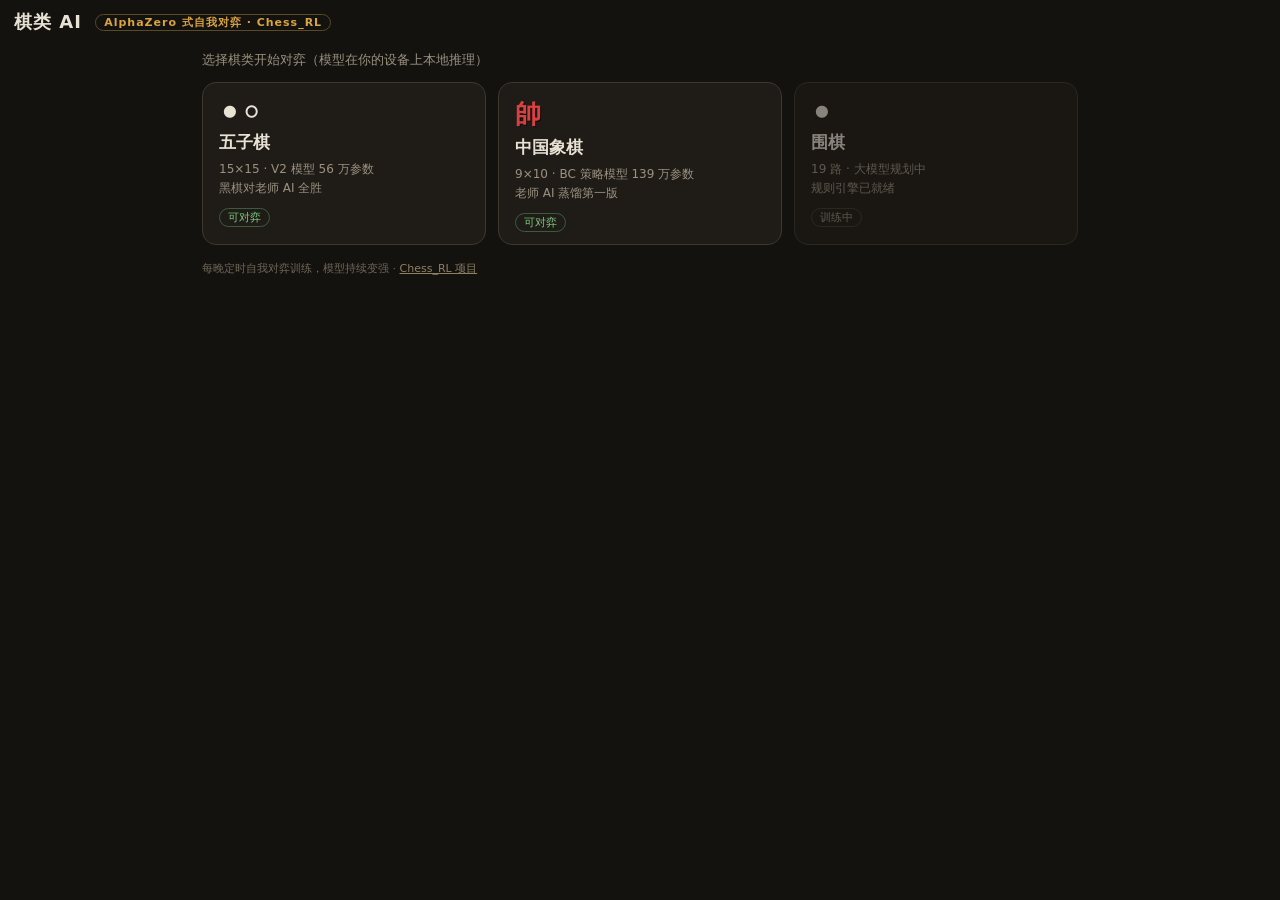
<file: gomoku/mobile-app/index.html>
<!DOCTYPE html>
<html lang="zh-CN">
<head>
<meta charset="utf-8">
<meta name="viewport" content="width=device-width, initial-scale=1">
<meta name="theme-color" content="#1c1a17">
<title>棋类 AI · Chess_RL</title>
<link rel="manifest" href="manifest.webmanifest">
<link rel="icon" href="icons/icon-192.png">
<link rel="apple-touch-icon" href="icons/icon-192.png">
<link rel="stylesheet" href="style.css">
</head>
<body>
<header>
  <h1>棋类 AI <span class="badge">AlphaZero 式自我对弈 · Chess_RL</span></h1>
</header>
<main>
  <p class="hint">选择棋类开始对弈（模型在你的设备上本地推理）</p>
  <div class="cards">
    <a class="card" href="gomoku.html">
      <div class="card-icon gomoku-icon">⚫⚪</div>
      <h2>五子棋</h2>
      <p>15×15 · V2 模型 56 万参数<br>黑棋对老师 AI 全胜</p>
      <span class="playable">可对弈</span>
    </a>
    <a class="card" href="xiangqi.html">
      <div class="card-icon xiangqi-icon">帥</div>
      <h2>中国象棋</h2>
      <p>9×10 · BC 策略模型 139 万参数<br>老师 AI 蒸馏第一版</p>
      <span class="playable">可对弈</span>
    </a>
    <a class="card disabled" href="go.html">
      <div class="card-icon go-icon">⚫</div>
      <h2>围棋</h2>
      <p>19 路 · 大模型规划中<br>规则引擎已就绪</p>
      <span class="soon">训练中</span>
    </a>
  </div>
  <footer>
    每晚定时自我对弈训练，模型持续变强 ·
    <a href="https://github.com/doge-ac-cn/Chess_RL" target="_blank" rel="noopener">Chess_RL 项目</a>
  </footer>
</main>
</body>
</html>
</file>
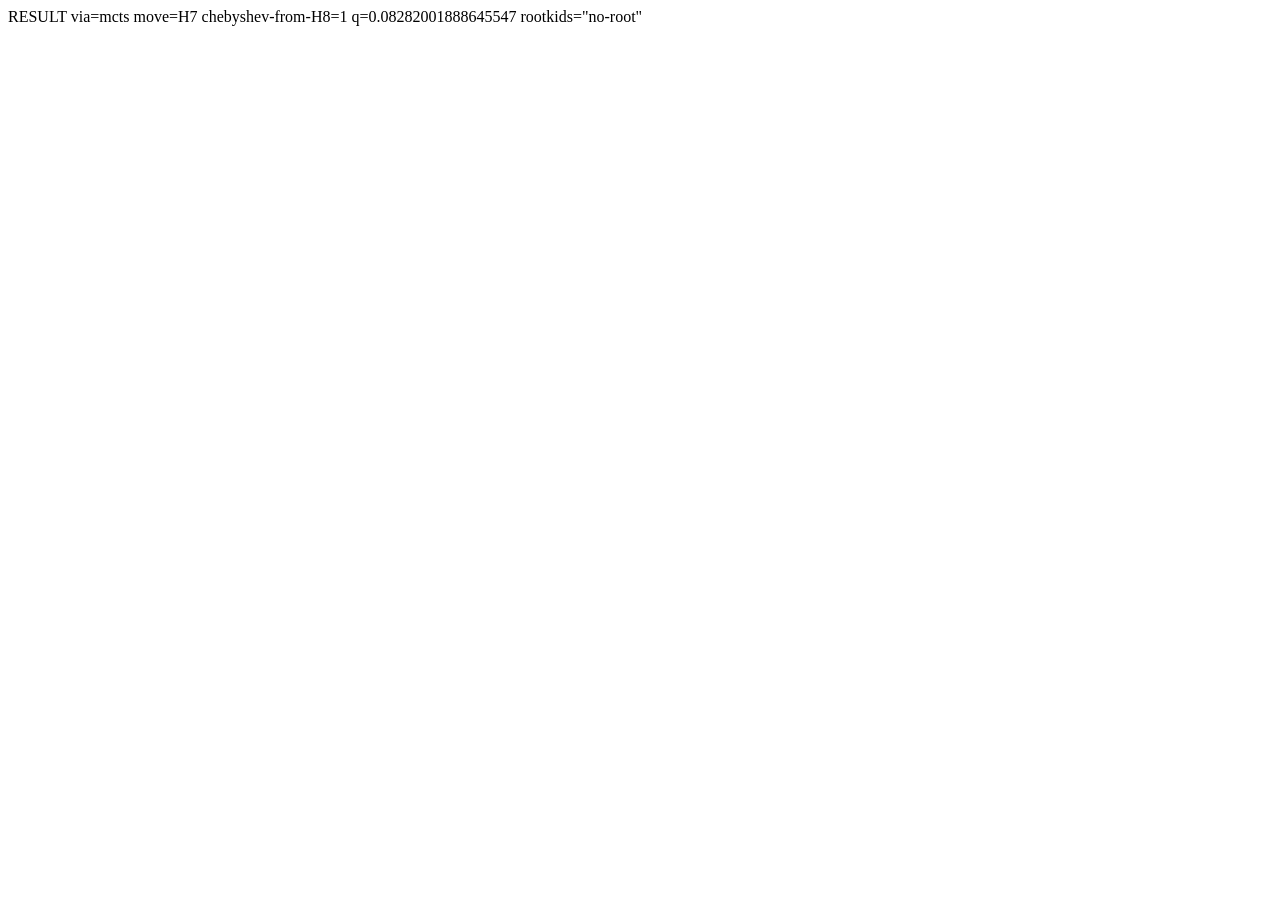
<file: gomoku/mobile-app/dbg-book.html>
<!DOCTYPE html><html><head><meta charset="utf-8"></head><body>running...
<script src="vendor/ort.min.js?v=1789877639"></script>
<script src="engine.js?v=1789877639"></script>
<script src="ai.js?v2=1789877639"></script>
<script>
ort.env.wasm.numThreads = 1;
ort.env.wasm.wasmPaths = "vendor/";
(async () => {
  await initSession("models/gomoku_policy_value.onnx?v=1789877639");
  const b = newBoard();
  play(b, 7, 7);   // black H8, white to move
  const res = await chooseMove(b, 64, null);
  const kids = res.root && res.root.children
    ? [...res.root.children.keys()].map(m => String.fromCharCode(65 + (m % 15)) + (((m / 15) | 0) + 1))
    : "no-root";
  const mv = res.move;
  const name = String.fromCharCode(65 + (mv % 15)) + (((mv / 15) | 0) + 1);
  const dist = Math.max(Math.abs(((mv / 15) | 0) - 7), Math.abs((mv % 15) - 7));
  document.body.textContent = "RESULT via=" + res.info.kind + " move=" + name +
    " chebyshev-from-H8=" + dist + " q=" + (res.info.q ?? "-") + " rootkids=" + JSON.stringify(kids);
})();
</script></body></html>
</file>
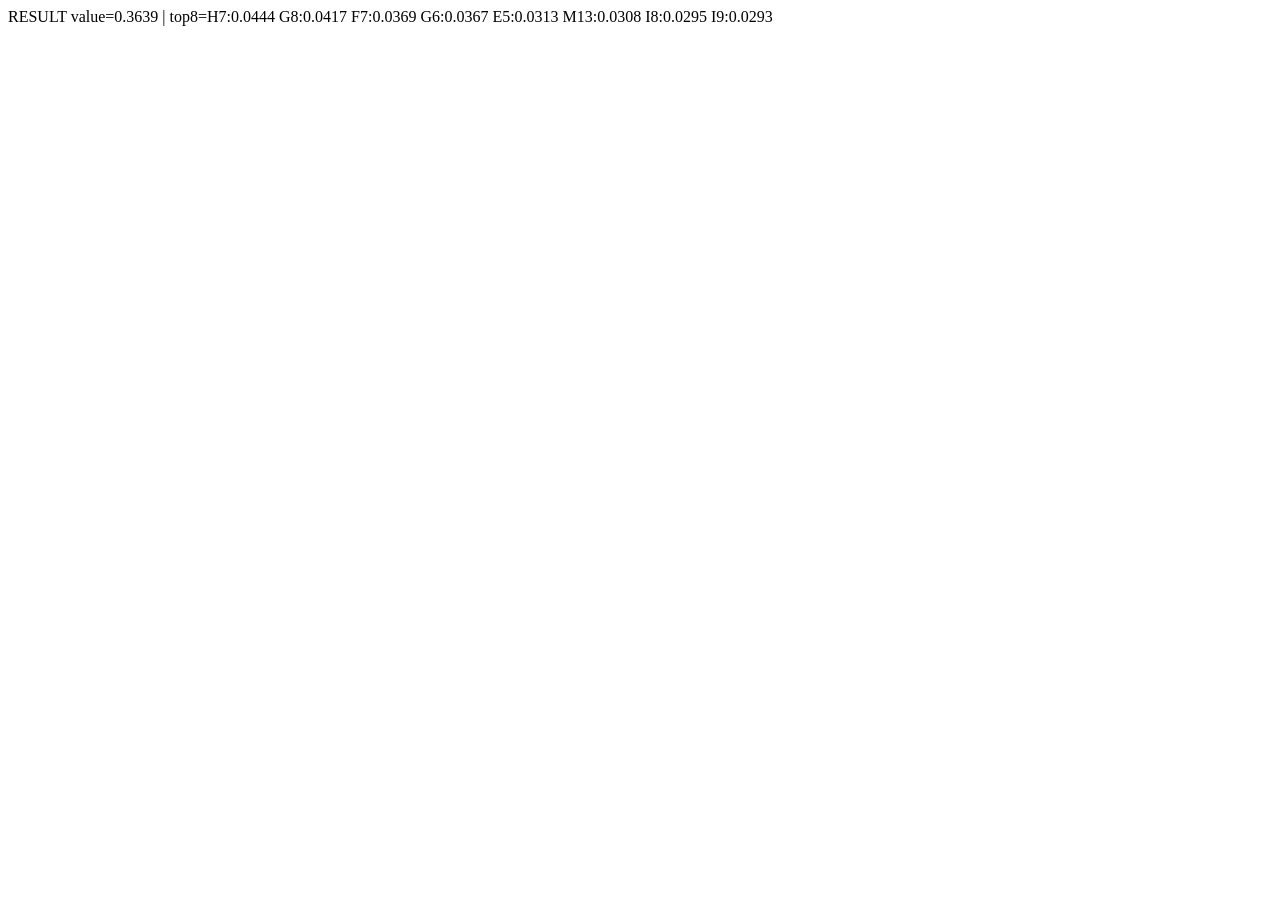
<file: gomoku/mobile-app/dbg-infer.html>
<!DOCTYPE html><html><head><meta charset="utf-8"></head><body>running...
<script src="vendor/ort.min.js"></script>
<script src="engine.js"></script>
<script>
ort.env.wasm.numThreads = 1;
ort.env.wasm.wasmPaths = "vendor/";
(async () => {
  const s = await ort.InferenceSession.create("models/gomoku_policy_value.onnx",
    { executionProviders: ["wasm"], graphOptimizationLevel: "all" });
  const b = newBoard();
  [[7,7],[9,9],[6,6],[10,10]].forEach(([r,c]) => play(b, r, c));
  const x = encode(b);
  const t = new ort.Tensor("float32", x, [1, 4, 15, 15]);
  const out = await s.run({ planes: t });
  const logits = out.policy.data, value = out.value.data[0];
  const cand = candidates(b, 2);
  let mx = -Infinity;
  for (const i of cand) mx = Math.max(mx, logits[i]);
  const p = [];
  let sum = 0;
  for (const i of cand) { const e = Math.exp(logits[i] - mx); p.push([i, e]); sum += e; }
  const top = p.map(([i, e]) => [i, e / sum]).sort((a, b) => b[1] - a[1]).slice(0, 8)
    .map(([i, pr]) => String.fromCharCode(65 + (i % 15)) + (((i / 15) | 0) + 1) + ":" + pr.toFixed(4));
  document.body.textContent = "RESULT value=" + value.toFixed(4) +
    " | top8=" + top.join(" ");
})();
</script></body></html>
</file>
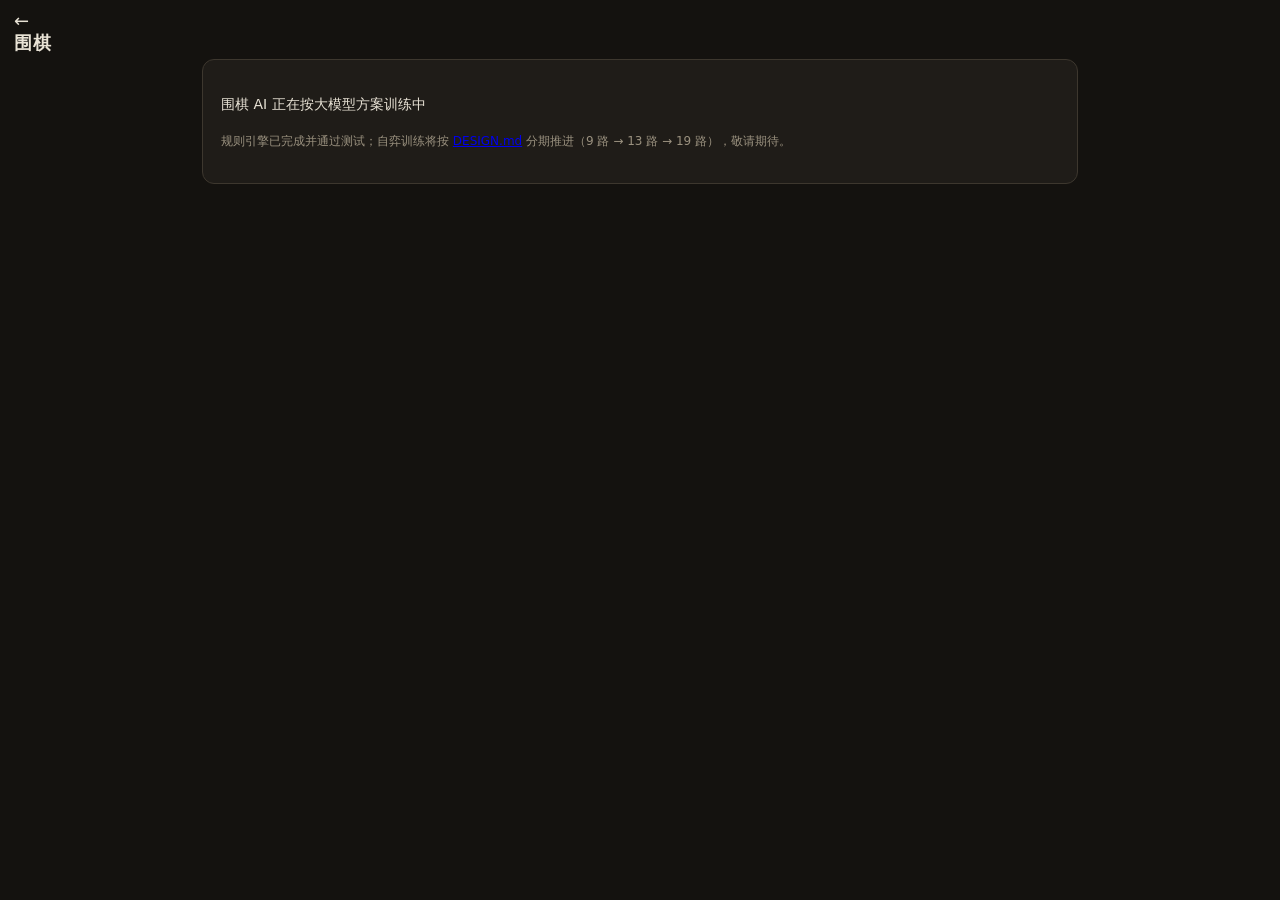
<file: gomoku/mobile-app/go.html>
<!DOCTYPE html>
<html lang="zh-CN">
<head>
<meta charset="utf-8">
<meta name="viewport" content="width=device-width, initial-scale=1">
<meta name="theme-color" content="#1c1a17">
<title>围棋 · 训练中</title>
<link rel="stylesheet" href="style.css">
</head>
<body>
<header><a class="back" href="index.html">←</a><h1>围棋</h1></header>
<main>
  <div class="placeholder">
    <p>围棋 AI 正在按大模型方案训练中</p>
    <p class="dim">规则引擎已完成并通过测试；自弈训练将按
    <a href="https://github.com/doge-ac-cn/Chess_RL/blob/main/go/DESIGN.md" target="_blank" rel="noopener">DESIGN.md</a>
    分期推进（9 路 → 13 路 → 19 路），敬请期待。</p>
  </div>
</main>
</body></html>
</file>
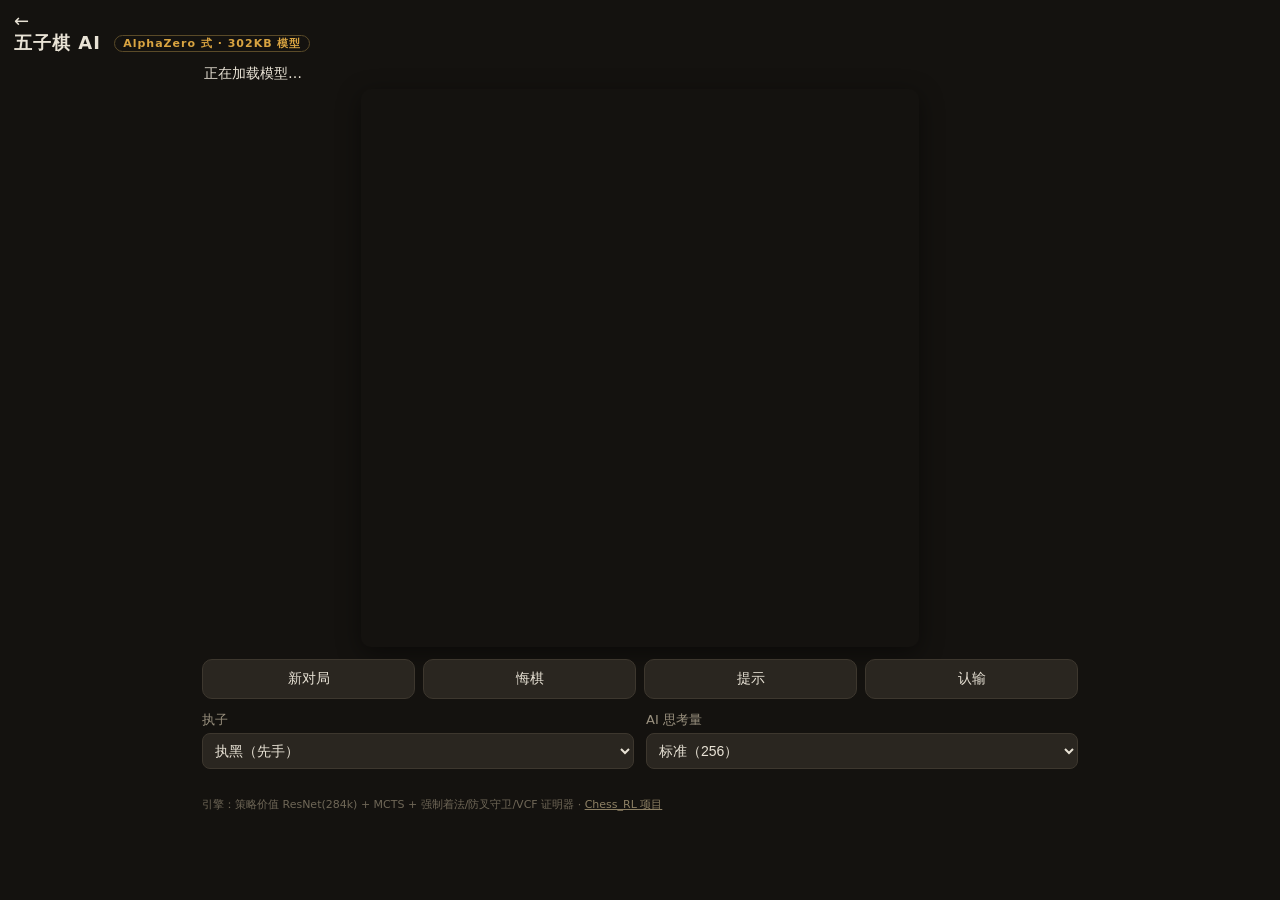
<file: gomoku/mobile-app/gomoku.html>
<!DOCTYPE html>
<html lang="zh-CN">
<head>
<meta charset="utf-8">
<meta name="viewport" content="width=device-width, initial-scale=1, maximum-scale=1, user-scalable=no">
<meta name="theme-color" content="#1c1a17">
<title>五子棋 AI · Chess_RL</title>
<link rel="manifest" href="manifest.webmanifest">
<link rel="icon" href="icons/icon-192.png">
<link rel="apple-touch-icon" href="icons/icon-192.png">
<link rel="stylesheet" href="style.css">
</head>
<body>
<header>
  <a class="back" href="index.html">←</a>
  <h1>五子棋 AI <span class="badge">AlphaZero 式 · 302KB 模型</span></h1>
</header>

<main>
  <div id="statusRow">
    <span id="status">正在加载模型…</span>
    <span id="progress"></span>
  </div>

  <div id="boardWrap">
    <canvas id="board"></canvas>
  </div>

  <div id="controls">
    <button id="btnNew">新对局</button>
    <button id="btnUndo">悔棋</button>
    <button id="btnHint">提示</button>
    <button id="btnResign">认输</button>
  </div>

  <div id="settings">
    <label>执子
      <select id="selColor">
        <option value="1">执黑（先手）</option>
        <option value="2">执白（后手）</option>
      </select>
    </label>
    <label>AI 思考量
      <select id="selSims">
        <option value="128">快（128）</option>
        <option value="256" selected>标准（256）</option>
        <option value="512">强（512）</option>
        <option value="1024">极强（1024，慢）</option>
      </select>
    </label>
  </div>

  <div id="log"></div>

  <footer>
    引擎：策略价值 ResNet(284k) + MCTS + 强制着法/防叉守卫/VCF 证明器 ·
    <a href="https://github.com/doge-ac-cn/Chess_RL" target="_blank" rel="noopener">Chess_RL 项目</a>
  </footer>
</main>

<script>
if ("serviceWorker" in navigator &&
    !["localhost", "127.0.0.1"].includes(location.hostname)) {
  addEventListener("load", () => navigator.serviceWorker.register("sw.js").catch(() => {}));
}
</script>
<script src="engine.js"></script>
<script src="app.js"></script>
</body>
</html>
</file>
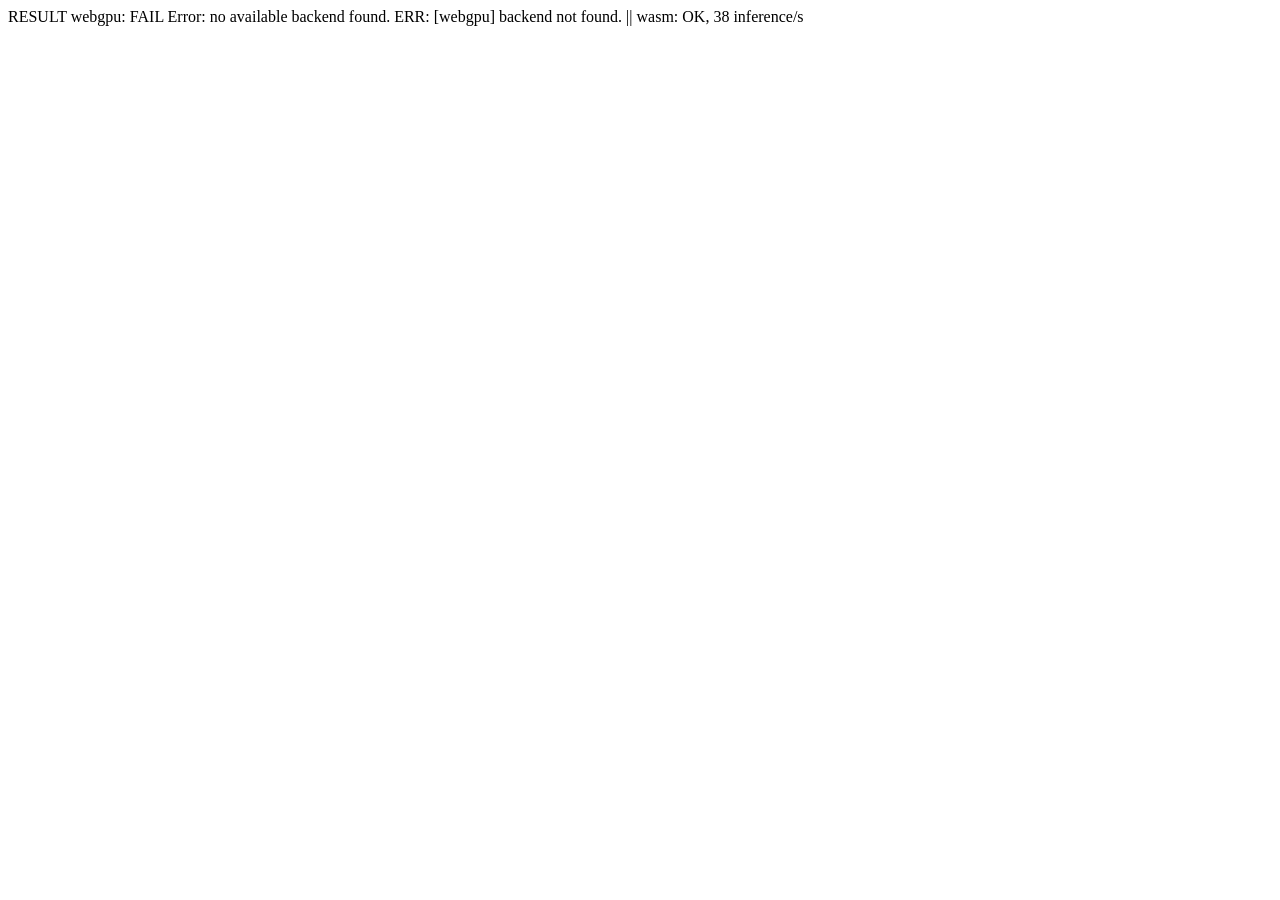
<file: gomoku/mobile-app/gpustest.html>
<!DOCTYPE html><html><head><meta charset="utf-8"></head><body>testing...
<script src="vendor/ort.min.js"></script>
<script>
ort.env.wasm.wasmPaths = "vendor/";
(async () => {
  const out = [];
  for (const eps of [["webgpu"], ["wasm"]]) {
    try {
      const s = await ort.InferenceSession.create("models/gomoku_policy_value.onnx", {executionProviders: eps});
      const x = new ort.Tensor("float32", new Float32Array(4*15*15), [1,4,15,15]);
      const t0 = performance.now();
      let n = 0;
      while (performance.now() - t0 < 2000) { await s.run({planes: x}); n++; }
      out.push(eps[0] + ": OK, " + Math.round(n/2) + " inference/s");
    } catch (e) { out.push(eps[0] + ": FAIL " + String(e).slice(0, 100)); }
  }
  document.body.textContent = "RESULT " + out.join(" || ");
})();
</script></body></html>
</file>
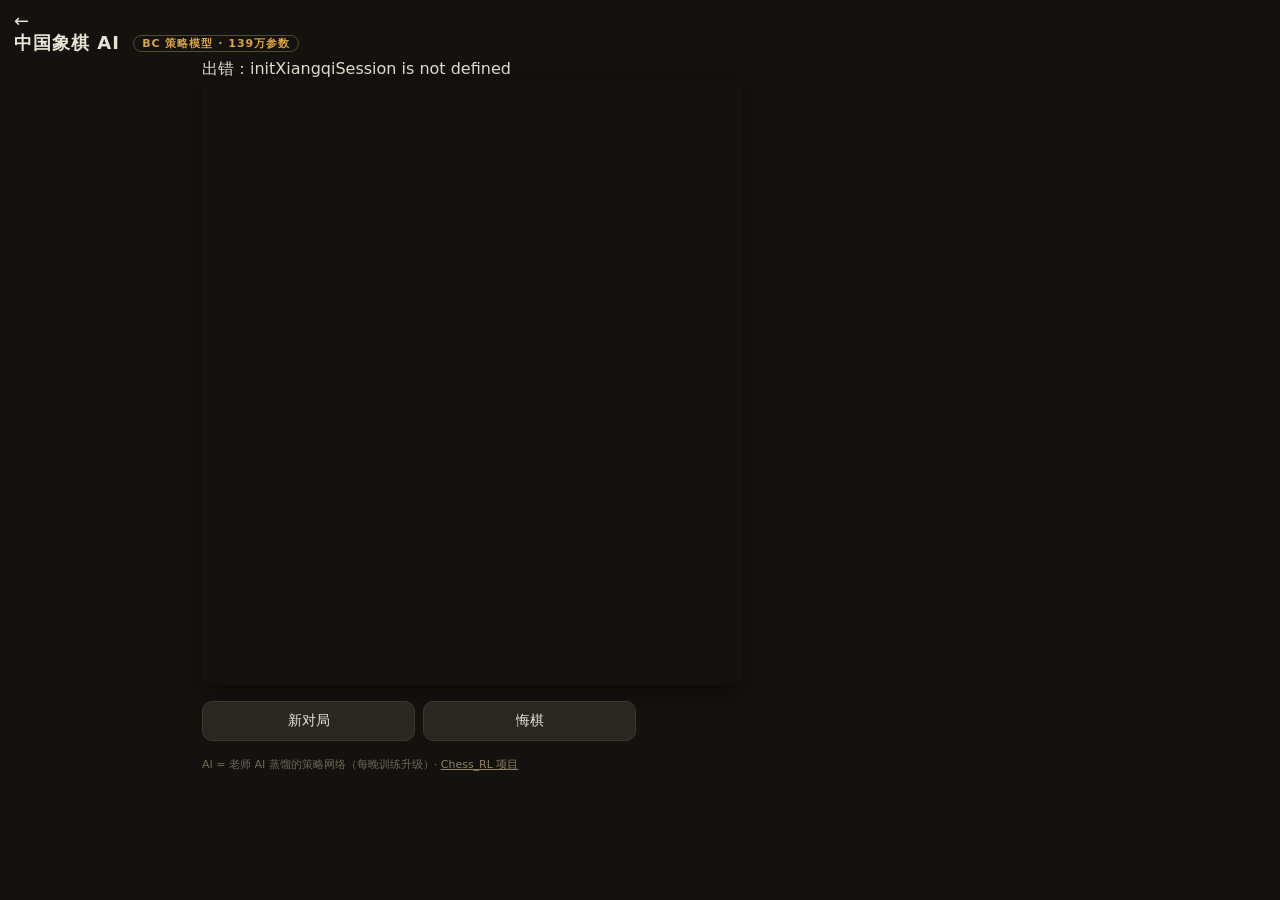
<file: gomoku/mobile-app/xiangqi.html>
<!DOCTYPE html>
<html lang="zh-CN">
<head>
<meta charset="utf-8">
<meta name="viewport" content="width=device-width, initial-scale=1">
<meta name="theme-color" content="#1c1a17">
<title>中国象棋 AI · Chess_RL</title>
<link rel="manifest" href="manifest.webmanifest">
<link rel="icon" href="icons/icon-192.png">
<link rel="stylesheet" href="style.css">
</head>
<body>
<header>
  <a class="back" href="index.html">←</a>
  <h1>中国象棋 AI <span class="badge">BC 策略模型 · 139万参数</span></h1>
</header>
<main>
  <div id="xstatusRow">
    <span id="xstatus">正在加载模型…</span>
  </div>
  <div id="xboardWrap">
    <canvas id="xboard"></canvas>
  </div>
  <div id="controls">
    <button id="xbtnNew">新对局</button>
    <button id="xbtnUndo">悔棋</button>
  </div>
  <div id="xlog"></div>
  <footer>
    AI = 老师 AI 蒸馏的策略网络（每晚训练升级）·
    <a href="https://github.com/doge-ac-cn/Chess_RL" target="_blank" rel="noopener">Chess_RL 项目</a>
  </footer>
</main>
<script src="xiangqi-engine.js"></script>
<script src="xiangqi-app.js"></script>
</body>
</html>
</file>
<file: gomoku/mobile-app/style.css>
:root {
  --bg: #14120f;
  --panel: #1f1c18;
  --panel2: #2a2620;
  --text: #e8e2d5;
  --dim: #9a917f;
  --accent: #d9a441;
  --wood1: #c9a36a;
  --wood2: #b8925c;
}
* { box-sizing: border-box; -webkit-tap-highlight-color: transparent; }
html, body { margin: 0; padding: 0; background: var(--bg); color: var(--text);
  font-family: -apple-system, "PingFang SC", "Microsoft YaHei", system-ui, sans-serif; }

header { padding: 10px 14px 4px; }
h1 { font-size: 18px; margin: 0; font-weight: 600; letter-spacing: 1px; }
.badge { font-size: 11px; color: var(--accent); border: 1px solid #5a4a28;
  border-radius: 10px; padding: 1px 8px; margin-left: 6px; vertical-align: 2px; }

main { max-width: 900px; margin: 0 auto; padding: 0 12px 24px; }

#statusRow { display: flex; justify-content: space-between; align-items: center;
  min-height: 30px; padding: 4px 2px; font-size: 14px; }
#status { color: var(--text); }
#status.win { color: #7ec97e; }
#status.loss { color: #e07a6a; }
#progress { color: var(--dim); font-size: 12px; }

#boardWrap { display: flex; justify-content: center; }
canvas { border-radius: 10px; box-shadow: 0 6px 24px rgba(0,0,0,.45); touch-action: manipulation; }

#controls { display: grid; grid-template-columns: repeat(4, 1fr); gap: 8px; margin-top: 12px; }
button { background: var(--panel2); color: var(--text); border: 1px solid #3d372e;
  border-radius: 10px; padding: 10px 0; font-size: 14px; }
button:active { background: #38322a; }
button:disabled { opacity: .45; }

#settings { display: flex; gap: 12px; margin-top: 12px; font-size: 13px; color: var(--dim); }
#settings label { flex: 1; display: flex; flex-direction: column; gap: 4px; }
select { background: var(--panel2); color: var(--text); border: 1px solid #3d372e;
  border-radius: 8px; padding: 8px; font-size: 14px; width: 100%; }

#log { margin-top: 12px; font-size: 12px; color: var(--dim); line-height: 1.7;
  max-height: 130px; overflow-y: auto; }
#log .k { color: var(--accent); }

footer { margin-top: 16px; font-size: 11px; color: #6f6757; }
footer a { color: #8d8064; }

/* hub */
.hint { color: var(--dim); font-size: 13px; }
.cards { display: flex; flex-direction: column; gap: 12px; margin-top: 10px; }
@media (min-width: 760px) {
  .cards { display: grid; grid-template-columns: repeat(3, 1fr); }
}
.card { display: block; background: var(--panel); border: 1px solid #3d372e;
  border-radius: 14px; padding: 14px 16px; color: var(--text); text-decoration: none; }
.card:hover, .card:active { background: var(--panel2); }
.card h2 { margin: 4px 0 6px; font-size: 17px; }
.card p { margin: 0 0 8px; font-size: 12px; color: var(--dim); line-height: 1.6; }
.card-icon { font-size: 26px; }
.xiangqi-icon { color: #d94040; font-weight: 700;
  text-shadow: 1px 1px 0 rgba(0,0,0,.6); }
.go-icon { letter-spacing: 2px; }
.playable { font-size: 11px; color: #7ec97e; border: 1px solid #3c5a3c;
  border-radius: 10px; padding: 2px 8px; }
.soon { font-size: 11px; color: var(--dim); border: 1px solid #3d372e;
  border-radius: 10px; padding: 2px 8px; }
.card.disabled { opacity: .55; }
.back { color: var(--text); text-decoration: none; font-size: 18px;
  margin-right: 8px; }
.placeholder { background: var(--panel); border: 1px solid #3d372e;
  border-radius: 12px; padding: 18px; font-size: 14px; line-height: 1.8; }
.placeholder .dim { color: var(--dim); font-size: 12px; }
</file>
